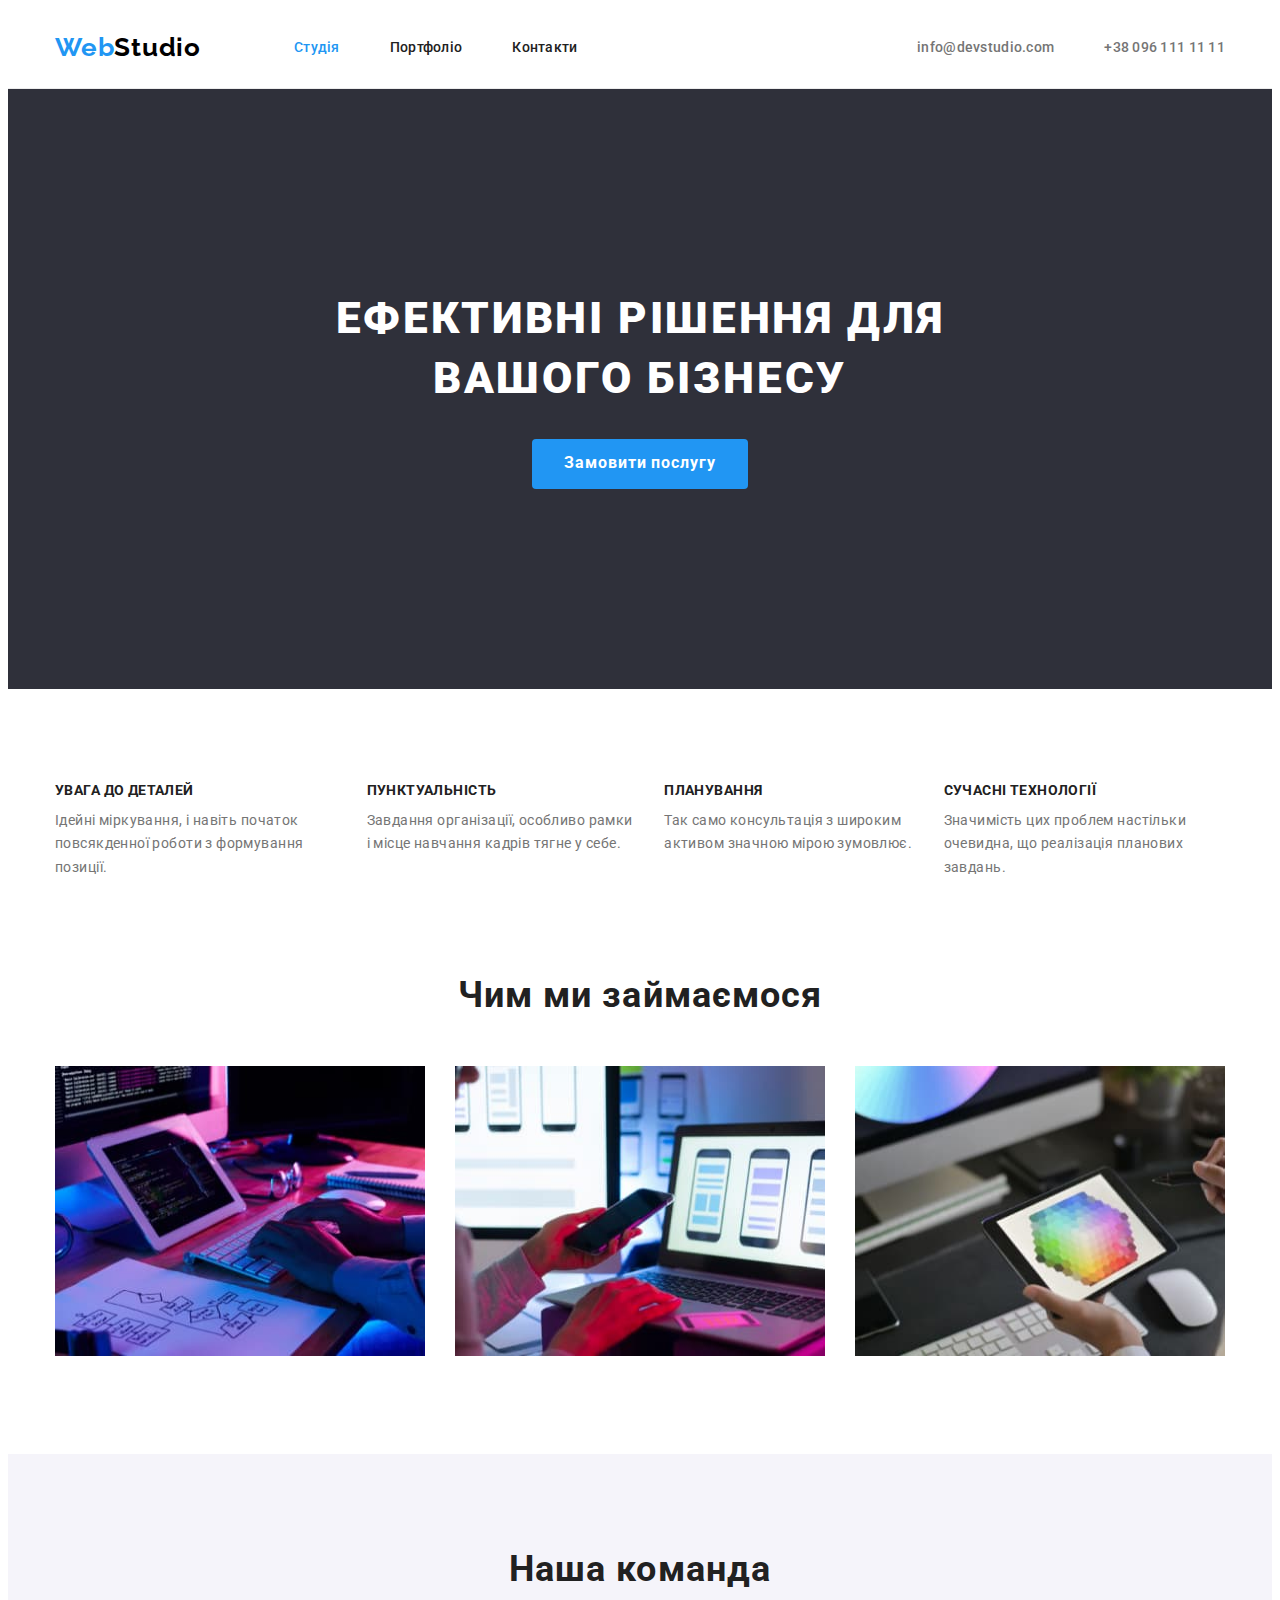
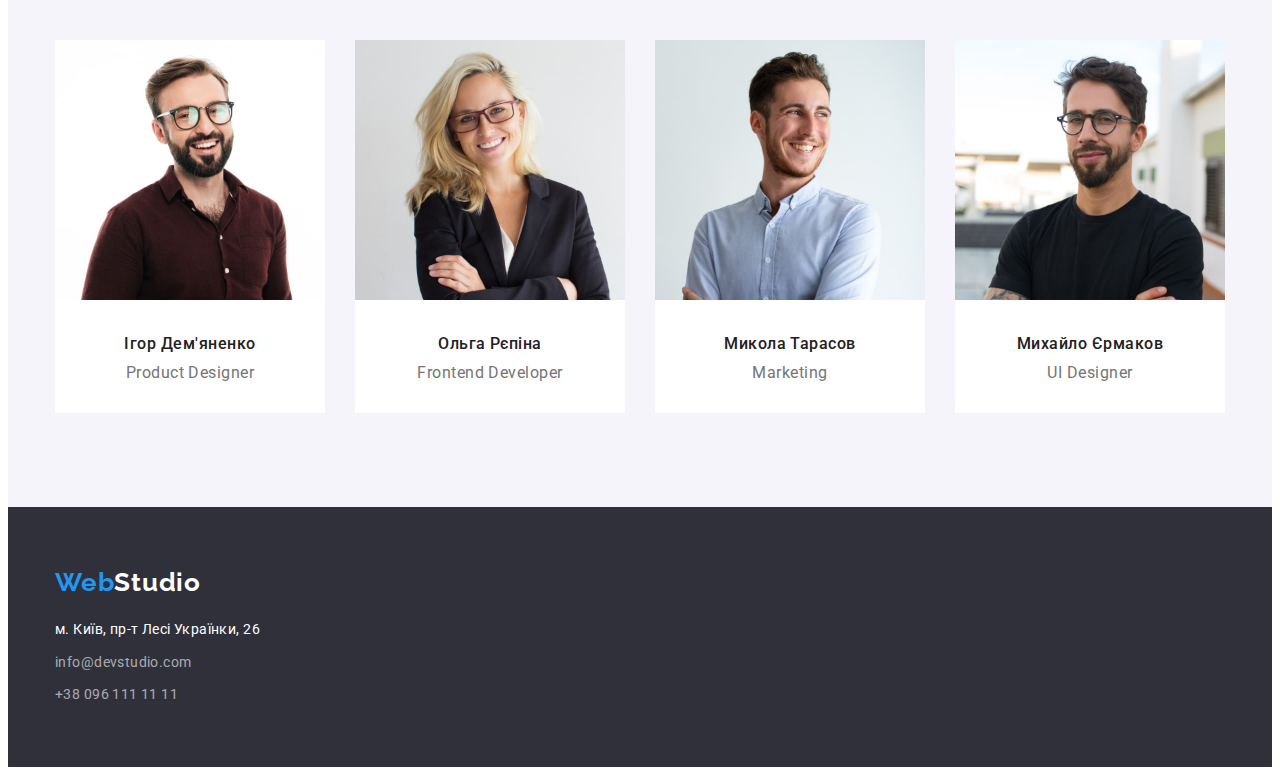
<file: index.html>
<!DOCTYPE html>
<html lang="uk">
  <head>
    <meta charset="UTF-8" />
    <meta name="viewport" content="width=device-width, initial-scale=1.0" />
    <title>Document</title>
    <link rel="preconnect" href="https://fonts.googleapis.com" />
    <link rel="preconnect" href="https://fonts.gstatic.com" crossorigin />
    <link
      href="https://fonts.googleapis.com/css2?family=Raleway:wght@700&family=Roboto:wght@400;500;700;900&display=swap"
      rel="stylesheet"
    />
    <link
      rel="stylesheet"
      href="https://cdnjs.cloudflare.com/ajax/libs/modern-normalize/1.1.0/modern-normalize.min.css"
      integrity="sha512-wpPYUAdjBVSE4KJnH1VR1HeZfpl1ub8YT/NKx4PuQ5NmX2tKuGu6U/JRp5y+Y8XG2tV+wKQpNHVUX03MfMFn9Q=="
      crossorigin="anonymous"
      referrerpolicy="no-referrer"
    />
    <link rel="stylesheet" href="./CSS/styles.css" />
  </head>
  <body>
    <header class="header">
      <div class="container nav-menu">
        <nav class="nav-menu">
          <a lang="en" href="" class="logo"
            ><span class="accent">Web</span>Studio</a
          >
          <ul class="site-nav list">
            <li class="item">
              <a href="" class="site-nav-link current">Студія</a>
            </li>
            <li class="item">
              <a href="./portfolio.html" class="site-nav-link">Портфоліо</a>
            </li>
            <li class="item"><a href="" class="site-nav-link">Контакти</a></li>
          </ul>
        </nav>
        <ul class="contacts list">
          <li class="item">
            <a href="mailto:info@devstudio.com" class="contacts-link"
              >info@devstudio.com</a
            >
          </li>
          <li class="item">
            <a href="tel:+380961111111" class="contacts-link"
              >+38 096 111 11 11</a
            >
          </li>
        </ul>
      </div>
    </header>
    <main>
      <section class="hero">
        <div class="container">
          <h1 class="hero-title">ЕФЕКТИВНІ РІШЕННЯ ДЛЯ ВАШОГО БІЗНЕСУ</h1>
          <button type="button" class="button">Замовити послугу</button>
        </div>
      </section>
      <section class="features">
        <div class="container">
          <h2 class="section-title hidden-title">Особливості</h2>
          <ul class="features-list list">
            <li class="item">
              <h3 class="features-title">УВАГА ДО ДЕТАЛЕЙ</h3>
              <p class="features-text">
                Ідейні міркування, і навіть початок повсякденної роботи з
                формування позиції.
              </p>
            </li>
            <li class="item">
              <h3 class="features-title">ПУНКТУАЛЬНІСТЬ</h3>
              <p class="features-text">
                Завдання організації, особливо рамки і місце навчання кадрів
                тягне у себе.
              </p>
            </li>
            <li class="item">
              <h3 class="features-title">ПЛАНУВАННЯ</h3>
              <p class="features-text">
                Так само консультація з широким активом значною мірою зумовлює.
              </p>
            </li>
            <li class="item">
              <h3 class="features-title">СУЧАСНІ ТЕХНОЛОГІЇ</h3>
              <p class="features-text">
                Значимість цих проблем настільки очевидна, що реалізація
                планових завдань.
              </p>
            </li>
          </ul>
        </div>
      </section>
      <section class="work">
        <div class="container">
          <h2 class="section-title">Чим ми займаємося</h2>
          <ul class="work-list list">
            <li class="work-list-pic">
              <img
                src="./images/box1.jpg"
                alt="Розробка веб-сайтів"
                width="370"
                height="290"
              />
            </li>
            <li class="work-list-pic">
              <img
                src="./images/box2.jpg"
                alt="Створення мобільних додатків"
                width="370"
                height="290"
              />
            </li>
            <li class="work-list-pic">
              <img
                src="./images/box3.jpg"
                alt="Веб та графічний дизайн"
                width="370"
                height="290"
              />
            </li>
          </ul>
        </div>
      </section>
      <section class="team">
        <div class="container">
          <h2 class="section-title">Наша команда</h2>
          <ul class="team-list list">
            <li class="team-list-person">
              <img
                src="./images/img1.jpg"
                alt="Продакт-дизайнер"
                width="270"
                height="260"
              />
              <div class="team-title-position">
                <h3 class="team-title">Ігор Дем'яненко</h3>
                <p lang="en" class="team-position">Product Designer</p>
              </div>
            </li>
            <li class="team-list-person">
              <img
                src="./images/img2.jpg"
                alt="Фронтенд-розробник"
                width="270"
                height="260"
              />
              <div class="team-title-position">
                <h3 class="team-title">Ольга Рєпіна</h3>
                <p lang="en" class="team-position">Frontend Developer</p>
              </div>
            </li>
            <li class="team-list-person">
              <img
                src="./images/img3.jpg"
                alt="Маркетолог"
                width="270"
                height="260"
              />
              <div class="team-title-position">
                <h3 class="team-title">Микола Тарасов</h3>
                <p lang="en" class="team-position">Marketing</p>
              </div>
            </li>
            <li class="team-list-person">
              <img
                src="./images/img4.jpg"
                alt="Графічний дизайнер"
                width="270"
                height="260"
              />
              <div class="team-title-position">
                <h3 class="team-title">Михайло Єрмаков</h3>
                <p lang="en" class="team-position">UI Designer</p>
              </div>
            </li>
          </ul>
        </div>
      </section>
    </main>
    <footer class="footer">
      <div class="container">
        <a lang="en" href="" class="footer-logo"
          ><span class="accent">Web</span>Studio</a
        >
        <div class="contacts-info">
          <address>
            <ul class="list">
              <li class="address-link-list">
                <a href="" class="address-link address-map-link"
                  >м. Київ, пр-т Лесі Українки, 26</a
                >
              </li>
              <li class="address-link-list">
                <a href="mailto:info@devstudio.com" class="address-link"
                  >info@devstudio.com</a
                >
              </li>
              <li class="address-link-list">
                <a href="tel:+380961111111" class="address-link"
                  >+38 096 111 11 11</a
                >
              </li>
            </ul>
          </address>
        </div>
      </div>
    </footer>
  </body>
</html>
</file>
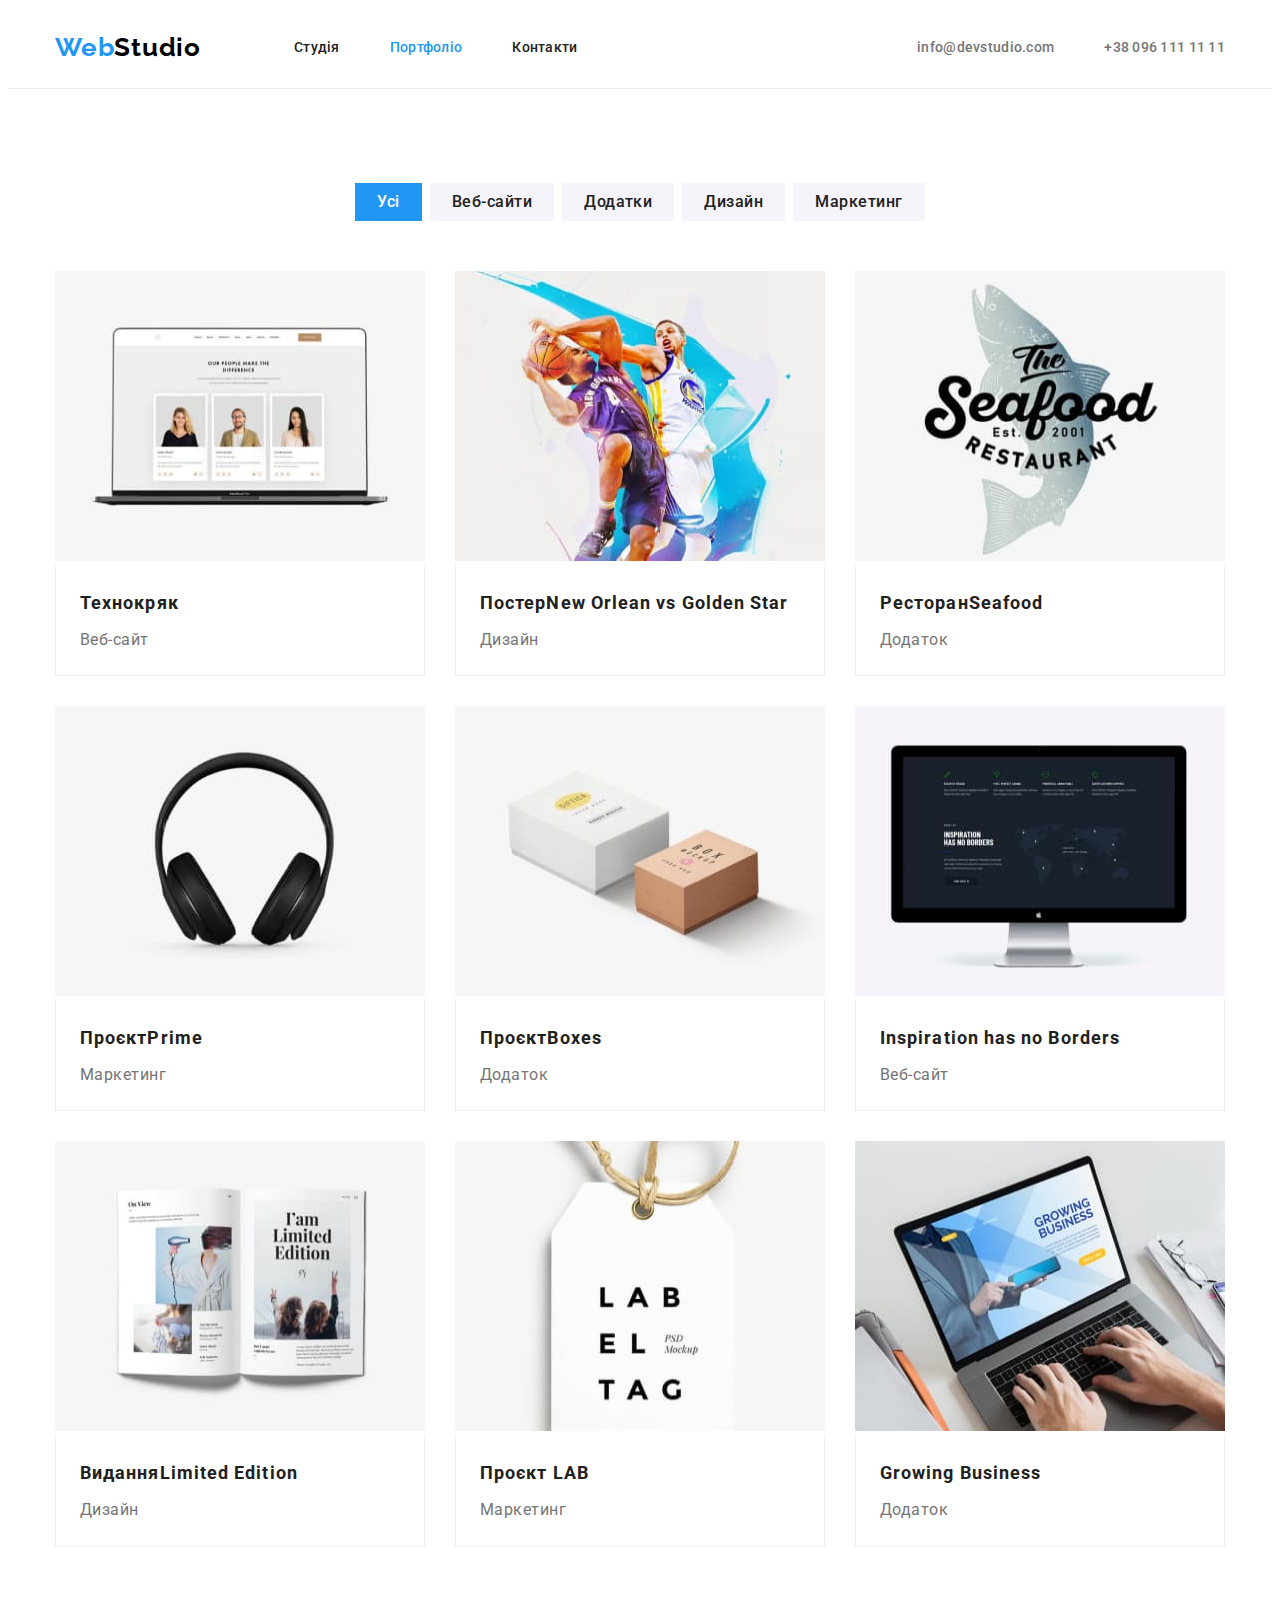
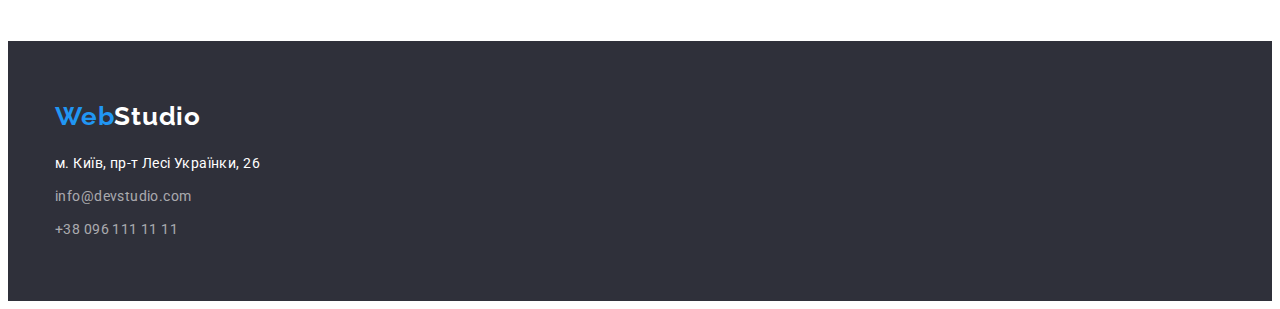
<file: portfolio.html>
<!DOCTYPE html>
<html lang="uk">
  <head>
    <meta charset="UTF-8" />
    <meta name="viewport" content="width=device-width, initial-scale=1.0" />
    <title>Document</title>
    <link rel="preconnect" href="https://fonts.googleapis.com" />
    <link rel="preconnect" href="https://fonts.gstatic.com" crossorigin />
    <link
      href="https://fonts.googleapis.com/css2?family=Raleway:wght@700&family=Roboto:wght@400;500;700;900&display=swap"
      rel="stylesheet"
    />
    <link
      rel="stylesheet"
      href="https://cdnjs.cloudflare.com/ajax/libs/modern-normalize/1.1.0/modern-normalize.min.css"
      integrity="sha512-wpPYUAdjBVSE4KJnH1VR1HeZfpl1ub8YT/NKx4PuQ5NmX2tKuGu6U/JRp5y+Y8XG2tV+wKQpNHVUX03MfMFn9Q=="
      crossorigin="anonymous"
      referrerpolicy="no-referrer"
    />
    <link rel="stylesheet" href="./CSS/styles.css" />
  </head>
  <body>
    <header class="header">
      <div class="container nav-menu">
        <nav class="nav-menu">
          <a lang="en" href="./index.html" class="logo"
            ><span class="accent">Web</span>Studio</a
          >
          <ul class="site-nav list">
            <li class="item">
              <a href="./index.html" class="site-nav-link">Студія</a>
            </li>
            <li class="item">
              <a href="" class="site-nav-link current">Портфоліо</a>
            </li>
            <li class="item">
              <a href="" class="site-nav-link">Контакти</a>
            </li>
          </ul>
        </nav>
        <ul class="contacts list">
          <li class="item">
            <a href="mailto:info@devstudio.com" class="contacts-link"
              >info@devstudio.com</a
            >
          </li>
          <li class="item">
            <a href="tel:+380961111111" class="contacts-link"
              >+38 096 111 11 11</a
            >
          </li>
        </ul>
      </div>
    </header>
    <main>
      <section class="our-projects">
        <div class="container">
          <h1 class="section-title hidden-title">Проекти</h1>
          <ul class="buttons list">
            <li class="buttons-list">
              <button type="button" class="filter-button current">Усі</button>
            </li>
            <li class="buttons-list">
              <button type="button" class="filter-button">Веб-сайти</button>
            </li>
            <li class="buttons-list">
              <button type="button" class="filter-button">Додатки</button>
            </li>
            <li class="buttons-list">
              <button type="button" class="filter-button">Дизайн</button>
            </li>
            <li class="buttons-list">
              <button type="button" class="filter-button">Маркетинг</button>
            </li>
          </ul>
          <ul class="projects-list list">
            <li class="projects-card">
              <img
                src="./images/portfolio1.jpg"
                alt="Веб-сайт"
                width="370"
                height="290"
              />
              <div class="project-area">
                <h2 class="projects-title">Технокряк</h2>
                <p class="project">Веб-сайт</p>
              </div>
            </li>
            <li class="projects-card">
              <img
                src="./images/portfolio2.jpg"
                alt="Дизайн постера"
                width="370"
                height="290"
              />
              <div class="project-area">
                <h2 class="projects-title">
                  Постер<span lang="en">New Orlean vs Golden Star</span>
                </h2>
                <p class="project">Дизайн</p>
              </div>
            </li>
            <li class="projects-card">
              <img
                src="./images/portfolio3.jpg"
                alt="Додаток"
                width="370"
                height="290"
              />
              <div class="project-area">
                <h2 class="projects-title">
                  Ресторан<span lang="en">Seafood</span>
                </h2>
                <p class="project">Додаток</p>
              </div>
            </li>
            <li class="projects-card">
              <img
                src="./images/portfolio4.jpg"
                alt="Маркетинг"
                width="370"
                height="290"
              />
              <div class="project-area">
                <h2 class="projects-title">
                  Проєкт<span lang="en">Prime</span>
                </h2>
                <p class="project">Маркетинг</p>
              </div>
            </li>
            <li class="projects-card">
              <img
                src="./images/portfolio5.jpg"
                alt="Додаток"
                width="370"
                height="290"
              />
              <div class="project-area">
                <h2 class="projects-title">
                  Проєкт<span lang="en">Boxes</span>
                </h2>
                <p class="project">Додаток</p>
              </div>
            </li>
            <li class="projects-card">
              <img
                src="./images/portfolio6.jpg"
                alt="Веб-сайт"
                width="370"
                height="290"
              />
              <div class="project-area">
                <h2 lang="en" class="projects-title">
                  Inspiration has no Borders
                </h2>
                <p class="project">Веб-сайт</p>
              </div>
            </li>
            <li class="projects-card">
              <img
                src="./images/portfolio7.jpg"
                alt="Дизайн видання"
                width="370"
                height="290"
              />
              <div class="project-area">
                <h2 class="projects-title">
                  Видання<span lang="en">Limited Edition</span>
                </h2>
                <p class="project">Дизайн</p>
              </div>
            </li>
            <li class="projects-card">
              <img
                src="./images/portfolio8.jpg"
                alt="Маркетинг"
                width="370"
                height="290"
              />
              <div class="project-area">
                <h2 class="projects-title">Проєкт LAB</h2>
                <p class="project">Маркетинг</p>
              </div>
            </li>
            <li class="projects-card">
              <img
                src="./images/portfolio9.jpg"
                alt="Додаток"
                width="370"
                height="290"
              />
              <div class="project-area">
                <h2 lang="en" class="projects-title">Growing Business</h2>
                <p class="project">Додаток</p>
              </div>
            </li>
          </ul>
        </div>
      </section>
    </main>
    <footer class="footer">
      <div class="container">
        <a lang="en" href="./index.html" class="footer-logo"
          ><span class="accent">Web</span>Studio</a
        >
        <div class="contacts-info">
          <address>
            <ul class="list">
              <li class="address-link-list">
                <a href="" class="address-link address-map-link"
                  >м. Київ, пр-т Лесі Українки, 26</a
                >
              </li>
              <li class="address-link-list">
                <a href="mailto:info@devstudio.com" class="address-link"
                  >info@devstudio.com</a
                >
              </li>
              <li class="address-link-list">
                <a href="tel:+380961111111" class="address-link"
                  >+38 096 111 11 11</a
                >
              </li>
            </ul>
          </address>
        </div>
      </div>
    </footer>
  </body>
</html>
</file>
<file: CSS/styles.css>
* {
  list-style: none;
  box-sizing: border-box;
}

p,
h1,
h2,
h3,
h4,
h5,
h6 {
  margin: 0;
}

ul {
  padding-left: 0;
  margin: 0;
  list-style: none;
}

a {
  text-decoration: none;
}

image {
  display: block;
}

:root {
  --primary-text-color: #212121;
  --secondary-text-color: #757575;
  --primary-bg-color: #ffffff;
  --secondary-bg-color: #2f303a;
  --accent-color: #2196f3;
  --header-logo-color: #000000;
  --btn-hover-bg-color: #188ce8;
  --filter-btn-bg-color: #f5f4fa;
  --address-link-color: rgba(255, 255, 255, 0.6);
}

body {
  color: var(--primary-text-color);
  background-color: var(--primary-bg-color);
  font-family: 'Roboto', sans-serif;
}

.list {
  list-style: none;
  padding: 0;
  margin: 0;
}

.container {
  margin-left: auto;
  margin-right: auto;
  max-width: 1200px;
  padding-left: 15px;
  padding-right: 15px;
}

.header {
  border-bottom: 1px solid #ececec;
  background-color: var(--primary-bg-color);
}

.nav-menu {
  display: flex;
  align-items: center;
}

.logo,
.footer-logo {
  margin-top: 0;
  margin-bottom: 0;

  color: var(--header-logo-color);
  font-family: 'Raleway', sans-serif;
  font-style: normal;
  font-weight: 700;
  font-size: 26px;
  line-height: 1.2;
  letter-spacing: 0.03em;
}

.logo:hover,
.logo:focus {
  color: var(--accent-color);
}

.accent {
  color: var(--accent-color);
  font-family: 'Raleway', sans-serif;
  font-style: normal;
  font-weight: 700;
  font-size: 26px;
  line-height: 1.2;
  letter-spacing: 0.03em;
}

.site-nav {
  display: flex;
  margin-left: 93px;
}

.site-nav .item + .item {
  margin-left: 50px;
}

.site-nav-link {
  display: block;
  padding-top: 32px;
  padding-bottom: 32px;

  color: var(--primary-text-color);
  font-weight: 500;
  font-size: 14px;
  line-height: 1.14;
  letter-spacing: 0.02em;
  text-decoration: none;
}

.site-nav-link:hover,
.site-nav-link:focus,
.site-nav-link:active {
  color: var(--accent-color);
}

.site-nav-link.current {
  color: var(--accent-color);
}

.contacts .item + .item {
  margin-left: 50px;
}

.contacts {
  display: flex;
  margin-left: auto;
}

.contacts-link {
  display: block;
  padding-top: 32px;
  padding-bottom: 32px;

  color: var(--secondary-text-color);
  font-weight: 500;
  font-size: 14px;
  line-height: 1.14;
  letter-spacing: 0.02em;
  text-decoration: none;
}

.contacts-link:hover,
.contacts-link:focus {
  color: var(--accent-color);
}

/* Hero */
.hero {
  padding-top: 200px;
  padding-bottom: 200px;

  background-color: var(--secondary-bg-color);
}

.hero-title {
  margin: 0 auto;
  margin-bottom: 30px;
  max-width: 696px;

  color: var(--primary-bg-color);
  font-weight: 900;
  font-size: 44px;
  line-height: 1.36;
  text-align: center;
  letter-spacing: 0.06em;
  text-transform: uppercase;
}

.button {
  display: block;
  margin: 0 auto;
  min-width: 216px;
  height: 50px;
  border: none;
  border-radius: 4px;

  color: var(--primary-bg-color);
  background-color: var(--accent-color);
  font-family: inherit;
  font-weight: 700;
  font-size: 16px;
  line-height: 1.9;
  text-align: center;
  letter-spacing: 0.06em;
}

.button:hover,
.button:focus,
.button:active {
  background-color: var(--btn-hover-bg-color);
  cursor: pointer;
}

.features {
  padding-top: 94px;
}

.feature-list .item {
  width: calc((100% - 30px * 3) / 4);
}

.hidden-title {
  position: absolute;
  width: 1px;
  height: 1px;
  margin: -1px;
  border: 0;
  padding: 0;
  white-space: nowrap;
  clip-path: inset(100%);
  clip: rect(0 0 0 0);
  overflow: hidden;
}

.section-title {
  margin-top: 0;
  margin-bottom: 50px;

  font-weight: 700;
  font-size: 36px;
  line-height: 1.17;
  text-align: center;
  letter-spacing: 0.03em;
}

.features-list {
  display: flex;
  gap: 30px;
}

.features-title {
  margin-top: 0;
  margin-bottom: 10px;

  font-weight: 700;
  font-size: 14px;
  line-height: 1.14;
  letter-spacing: 0.03em;
  text-transform: uppercase;
}

.features-text {
  margin-top: 0;
  margin-bottom: 0;

  color: var(--secondary-text-color);
  font-size: 14px;
  line-height: 1.7;
  letter-spacing: 0.03em;
}

/* Work */
.work {
  padding-top: 94px;
  padding-bottom: 94px;
}

.work-list {
  display: flex;
  gap: 30px;
}

.work-list-pic {
  width: calc((100% - 30px * 2) / 3);
}

/* Team */
.team {
  padding-top: 94px;
  padding-bottom: 94px;

  background-color: var(--filter-btn-bg-color);
}

.team-list {
  display: flex;
  gap: 30px;
}

.team-list-person {
  width: calc((100% - 30px * 3) / 4);
  background-color: var(--primary-bg-color);
}

.team-title-position {
  padding-top: 30px;
  padding-bottom: 30px;
}

.team-title {
  margin-top: 0;
  margin-bottom: 10px;

  font-weight: 500;
  font-size: 16px;
  line-height: 1.2;
  text-align: center;
  letter-spacing: 0.03em;
}

.team-position {
  margin-top: 0;
  margin-bottom: 0;

  color: var(--secondary-text-color);
  font-size: 16px;
  line-height: 1.2;
  text-align: center;
  letter-spacing: 0.03em;
}

/* Footer */
.footer {
  padding-top: 60px;
  padding-bottom: 60px;

  background-color: var(--secondary-bg-color);
}

.footer-logo {
  color: var(--primary-bg-color);
}

.footer-logo:hover,
.footer-logo:focus {
  color: var(--accent-color);
}

.contacts-info {
  padding-top: 20px;
}

.address-link-list {
  margin-bottom: 9px;
}

.address-link-list:last-child {
  margin-bottom: 0px;
}

.address-link {
  color: var(--address-link-color);
  font-style: normal;
  font-weight: 400;
  font-size: 14px;
  line-height: 1.7;
  letter-spacing: 0.03em;
  text-decoration: none;
}

.address-link:hover,
.address-link:focus {
  color: var(--accent-color);
}

.address-map-link {
  color: var(--primary-bg-color);
}

/* Portfolio */
.our-projects {
  padding-top: 94px;
  padding-bottom: 94px;
}

.buttons {
  margin-top: 0;
  margin-bottom: 50px;
  display: flex;
  justify-content: center;
  gap: 8px;
}

.buttons-list {
  margin-top: 0;
  margin-bottom: 0;
}

.filter-button {
  padding: 6px 22px;

  color: var(--primary-text-color);
  background-color: var(--filter-btn-bg-color);
  font-family: 'Roboto', sans-serif;
  font-weight: 500;
  font-size: 16px;
  line-height: 1.6;
  text-align: center;
  letter-spacing: 0.03em;
  border: none;
}

.filter-button:hover,
.filter-button:focus,
.filter-button:active {
  background-color: var(--accent-color);
  color: var(--primary-bg-color);
  cursor: pointer;
}

.filter-button.current {
  background-color: var(--accent-color);
  color: var(--primary-bg-color);
}

.projects-list {
  display: flex;
  flex-wrap: wrap;
  gap: 30px;
}

.projects-card {
  width: calc((100% - 60px) / 3);
}

.project-area {
  padding: 20px 24px;
  border: 1px solid #eeeeee;
  border-top: none;
}

.projects-title {
  margin-top: 0;
  margin-bottom: 4px;

  font-weight: 700;
  font-size: 18px;
  line-height: 2;
  letter-spacing: 0.06em;
}

.project {
  margin-top: 0;
  margin-bottom: 0;

  color: var(--secondary-text-color);
  font-size: 16px;
  line-height: 1.9;
  letter-spacing: 0.03em;
}
</file>
